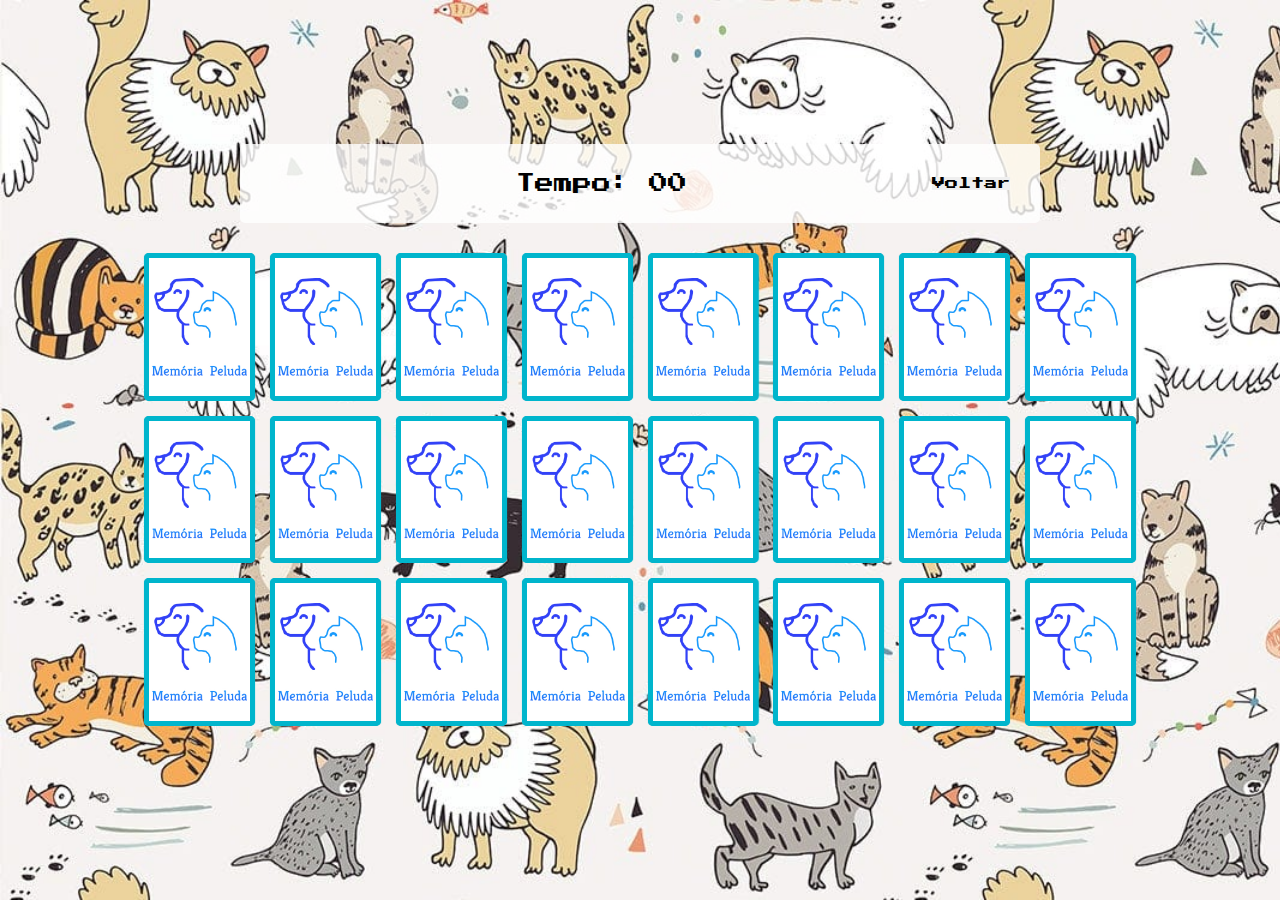
<file: pages/game.html>
<!DOCTYPE html>
<html lang="en">

<head>
  <meta charset="UTF-8">
  <meta name="viewport" content="width=device-width, initial-scale=1.0">
  <link rel="stylesheet" href="../css/reset.css">
  <link rel="stylesheet" href="../css/game.css">

  <script defer src="../js/game.js"></script>

  <title>Jogo da Memória</title>
</head>

<body>

  <main>
    <header>
      <span class="player"></span>
      <span>Tempo: <span class="timer">00</span></span>
      <button type="button" id="voltarButton">Voltar</button>
    </header>
    

    <div class="grid"></div>
    <audio id="parabensSound" src="/Audio/MP3/Parabens.mp3"></audio>
    <audio id="errouSound" src="/Audio/MP3/Errou.mp3"></audio>
  </main>

</body>

</html>
</file>
<file: css/game.css>
main {
  display: flex;
  flex-direction: column;
  width: 100%;  
  background-image: url('../images/bg.jpg');
  background-size: cover;  
  min-height: 100vh;
  align-items: center;
  justify-content: center;
  padding: 20px 20px 50px;
}
header {
  display: flex;
  align-items: center;
  justify-content: space-between;
  background-color: rgba(255, 255, 255, 0.8);
  font-size: 1.2em;
  width: 100%;
  max-width: 800px;
  padding: 30px;
  margin: 0 0 30px;
  border-radius: 5px;
}
.grid { 
  display: grid;
  grid-template-columns: repeat(8, 1fr);
  grid-gap: 15px;
  width:100%;
  max-width: 80%;
  margin: 0 auto;
  justify-content: center;
}
.card {
  aspect-ratio: 3/4;
  width: 100%;
  border-radius: 5px;
  position: relative;
  transition: all 400ms ease;
  transform-style: preserve-3d;
  background-color: #ccc;
}
.face {
  width: 100%;
  height: 100%;
  position: absolute;
  background-size: cover;
  background-position: center;
  border: 5px solid #00b5cc;
  border-radius: 5px;
  transition: all 400ms ease;
}
.front {
  transform: rotateY(180deg);
}
.back {
  background-image: url(../images/back.jpg);
  backface-visibility: hidden;
 
 }
.reveal-card {
  transform: rotateY(180deg);
}
.disabled-card {
  filter: saturate(0);
  opacity: 0.5;
}
@media screen and (max-width:920px) {
  .grid {
    grid-template-columns: repeat(5, 1fr);

  }
}
</file>
